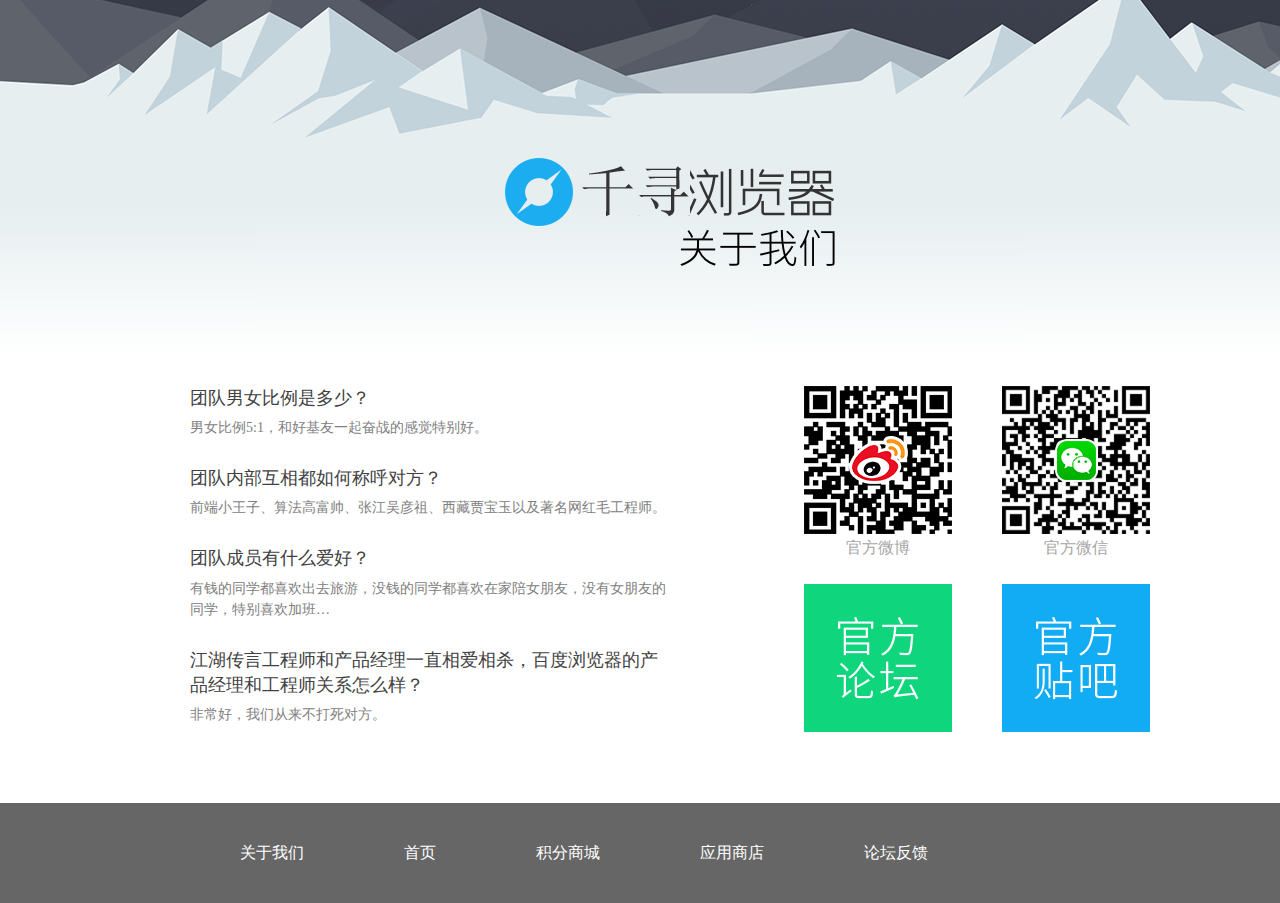
<file: about us.html>
<!DOCTYPE html>
<html lang="en">
    <head>
        <meta charset="utf-8">
        <link rel="stylesheet" href="css/style.css">
    </head>
    <body id="aboutus">
	<div class="container">
		<div class="content">
			<h1></h1>
			<dl id="about-intro">
				<dt>团队男女比例是多少？</dt>
				<dd>男女比例5:1，和好基友一起奋战的感觉特别好。</dd>
				<dt>团队内部互相都如何称呼对方？</dt>
				<dd>前端小王子、算法高富帅、张江吴彦祖、西藏贾宝玉以及著名网红毛工程师。</dd>
				<dt>团队成员有什么爱好？</dt>
				<dd>有钱的同学都喜欢出去旅游，没钱的同学都喜欢在家陪女朋友，没有女朋友的同学，特别喜欢加班…</dd>
				<dt>江湖传言工程师和产品经理一直相爱相杀，百度浏览器的产品经理和工程师关系怎么样？</dt>
				<dd>非常好，我们从来不打死对方。</dd>
			</dl>
			<ul id="about-contacts">
				<li class="about-contact-1"><img src="images/icon-weibo.png" alt="" class="about-contact-icon"><span class="about-contact-name">官方微博</span></li>
				<li class="about-contact-2"><img src="images/icon-weixin.png" alt="" class="about-contact-icon"><span class="about-contact-name">官方微信</span></li>
				<li class="about-contact-3"><img src="images/icon-lun.png" alt="" class="about-contact-icon"></li>
				<li class="about-contact-4"><img src="images/icon-tie.png" alt="" class="about-contact-icon"></li>
			</ul>
		</div>
	</div>
	<div class="foyter">
    				<ul>
    					<li><a href="about us.html">关于我们</a></li>
    					<li><a href="new index.html">首页</a></li>
    					<li><a href="myji.html">积分商城</a></li>
    					<li><a href="#">应用商店</a></li>
    					<li><a href="#">论坛反馈</a></li>
    				</ul>
    			</div>
    </body>
</html>
</file>
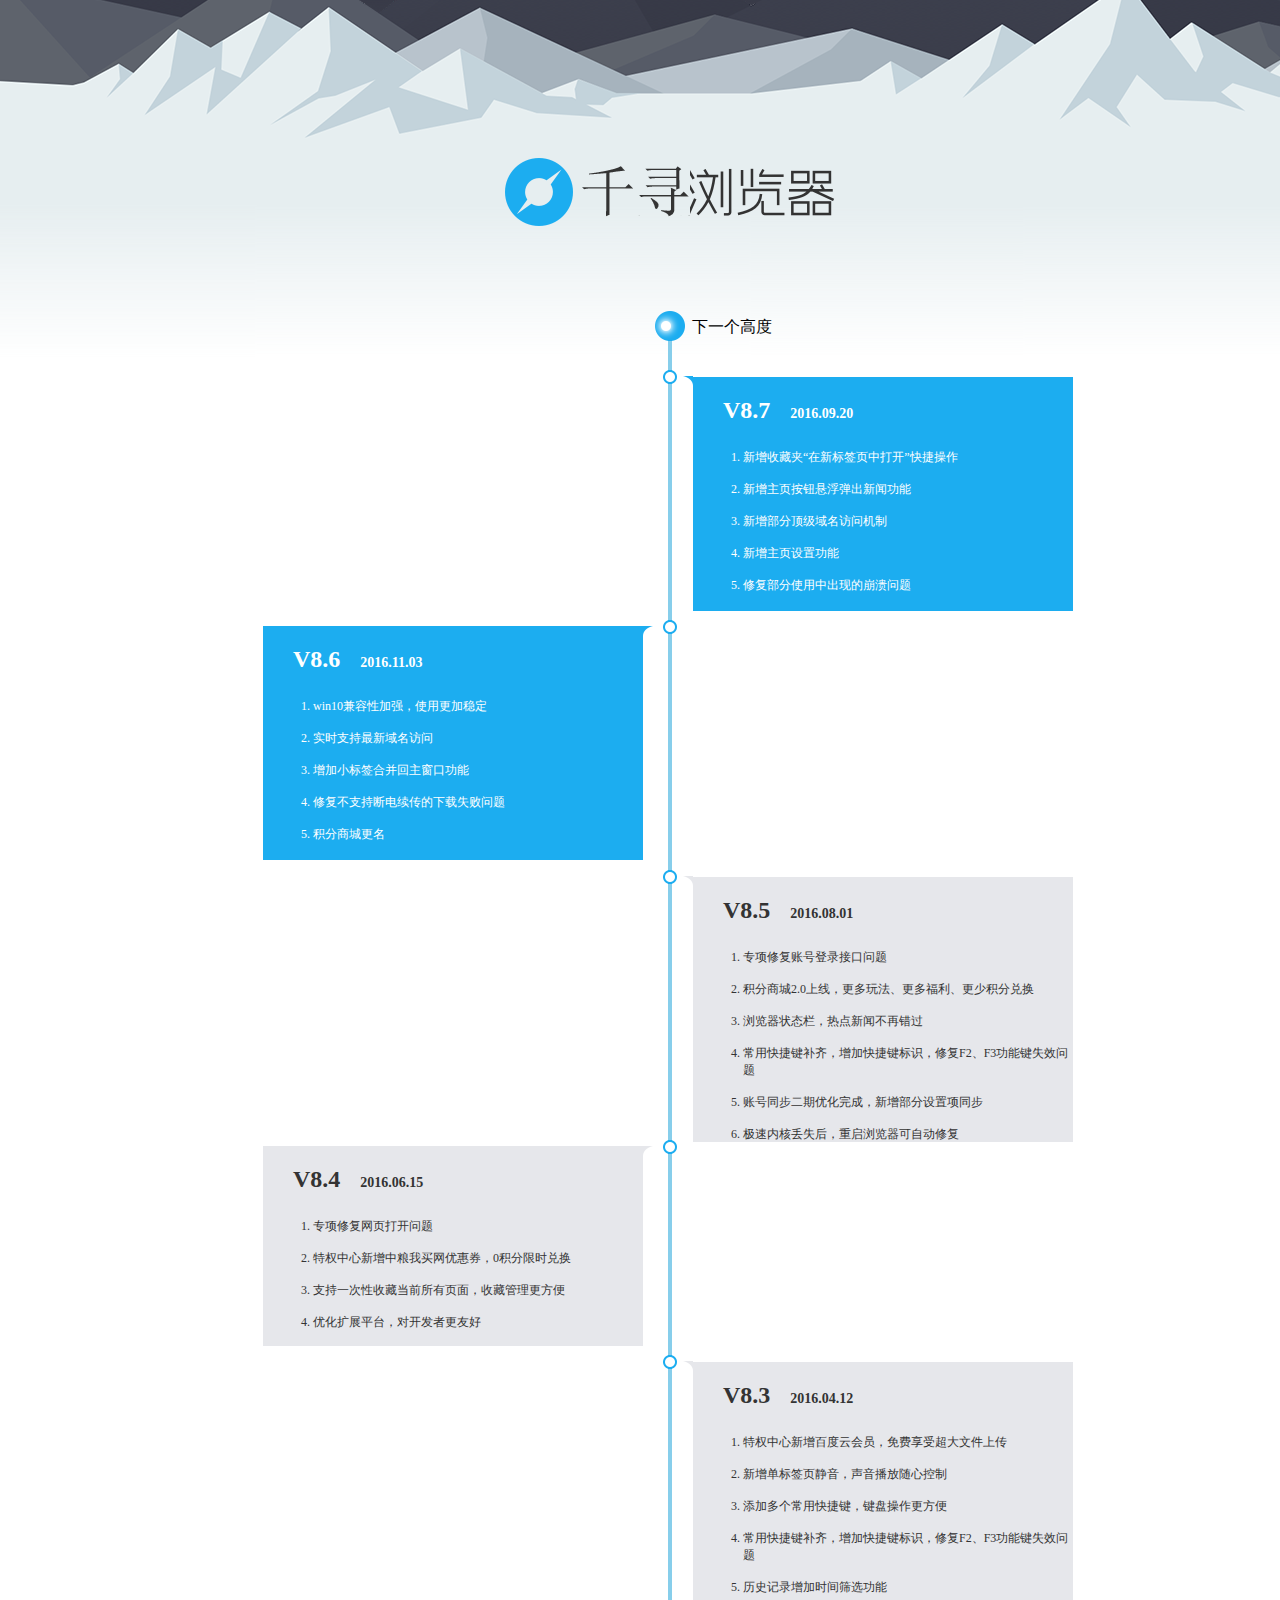
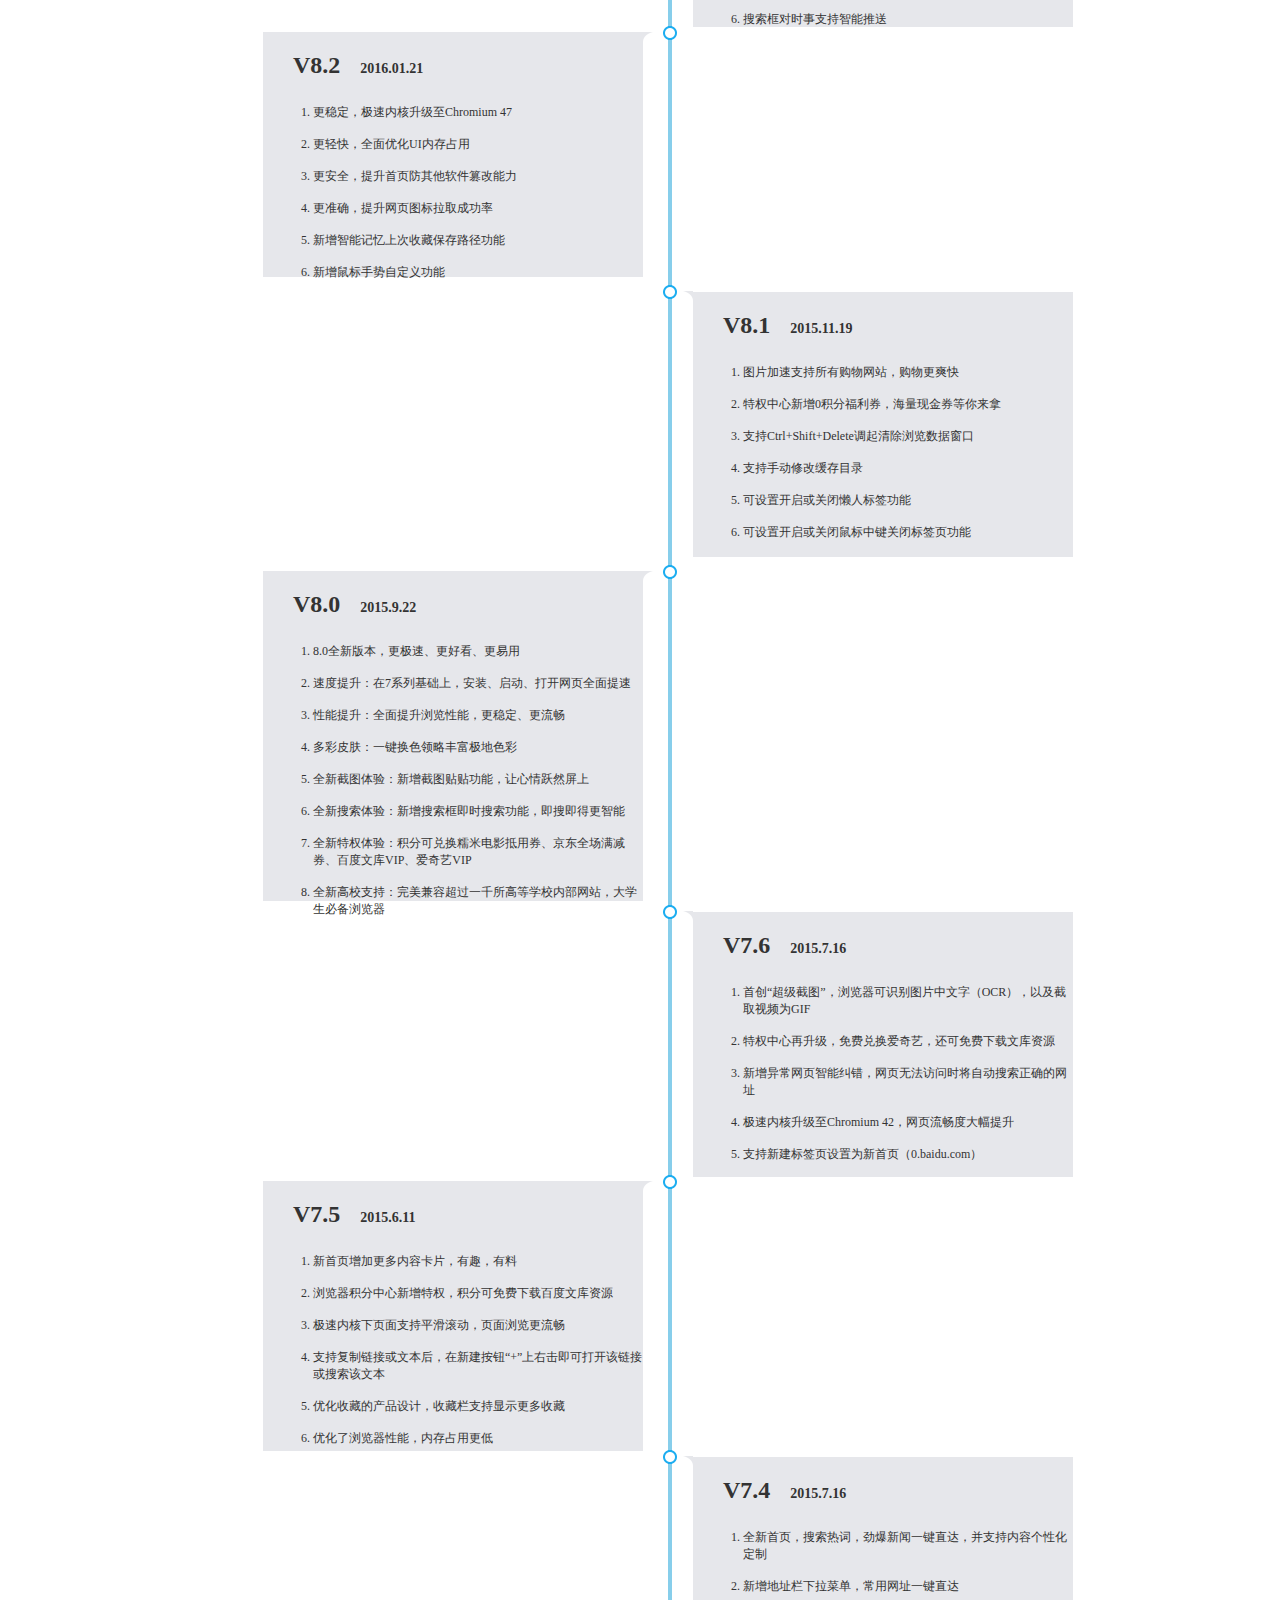
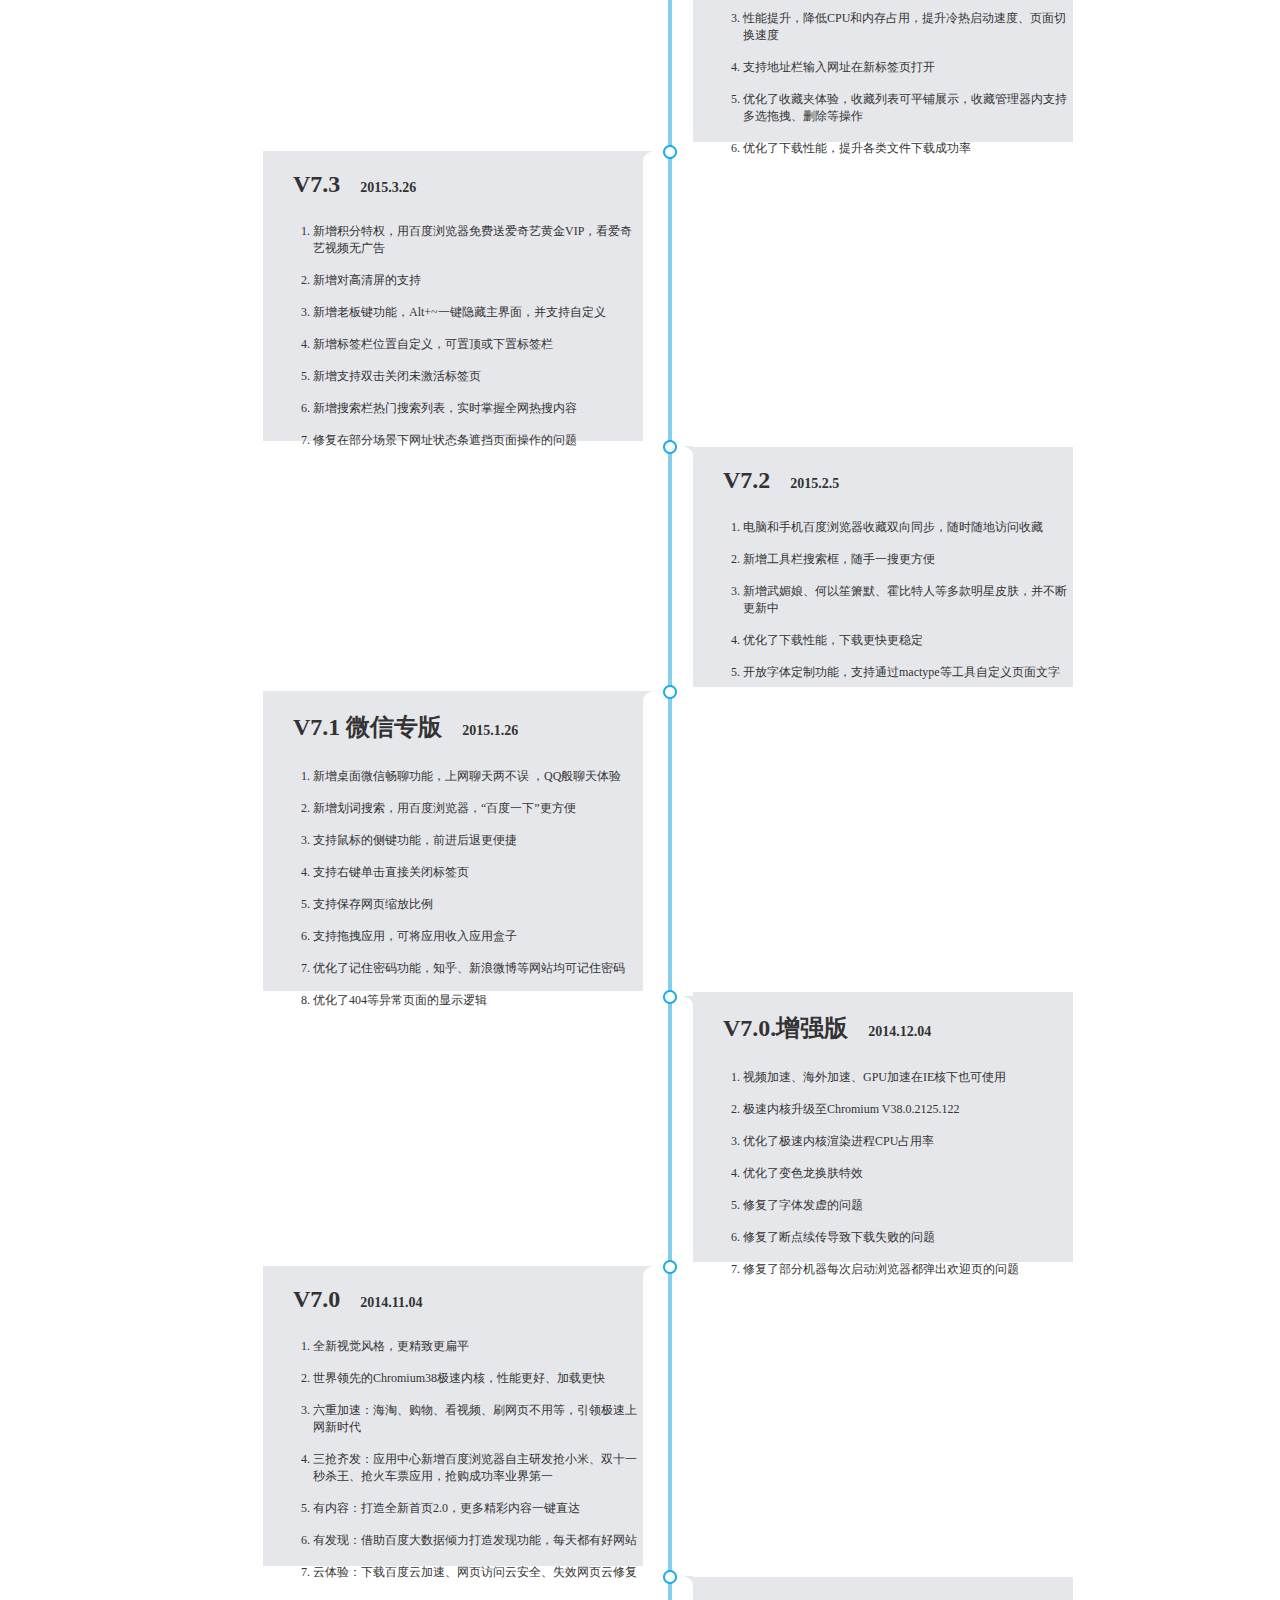
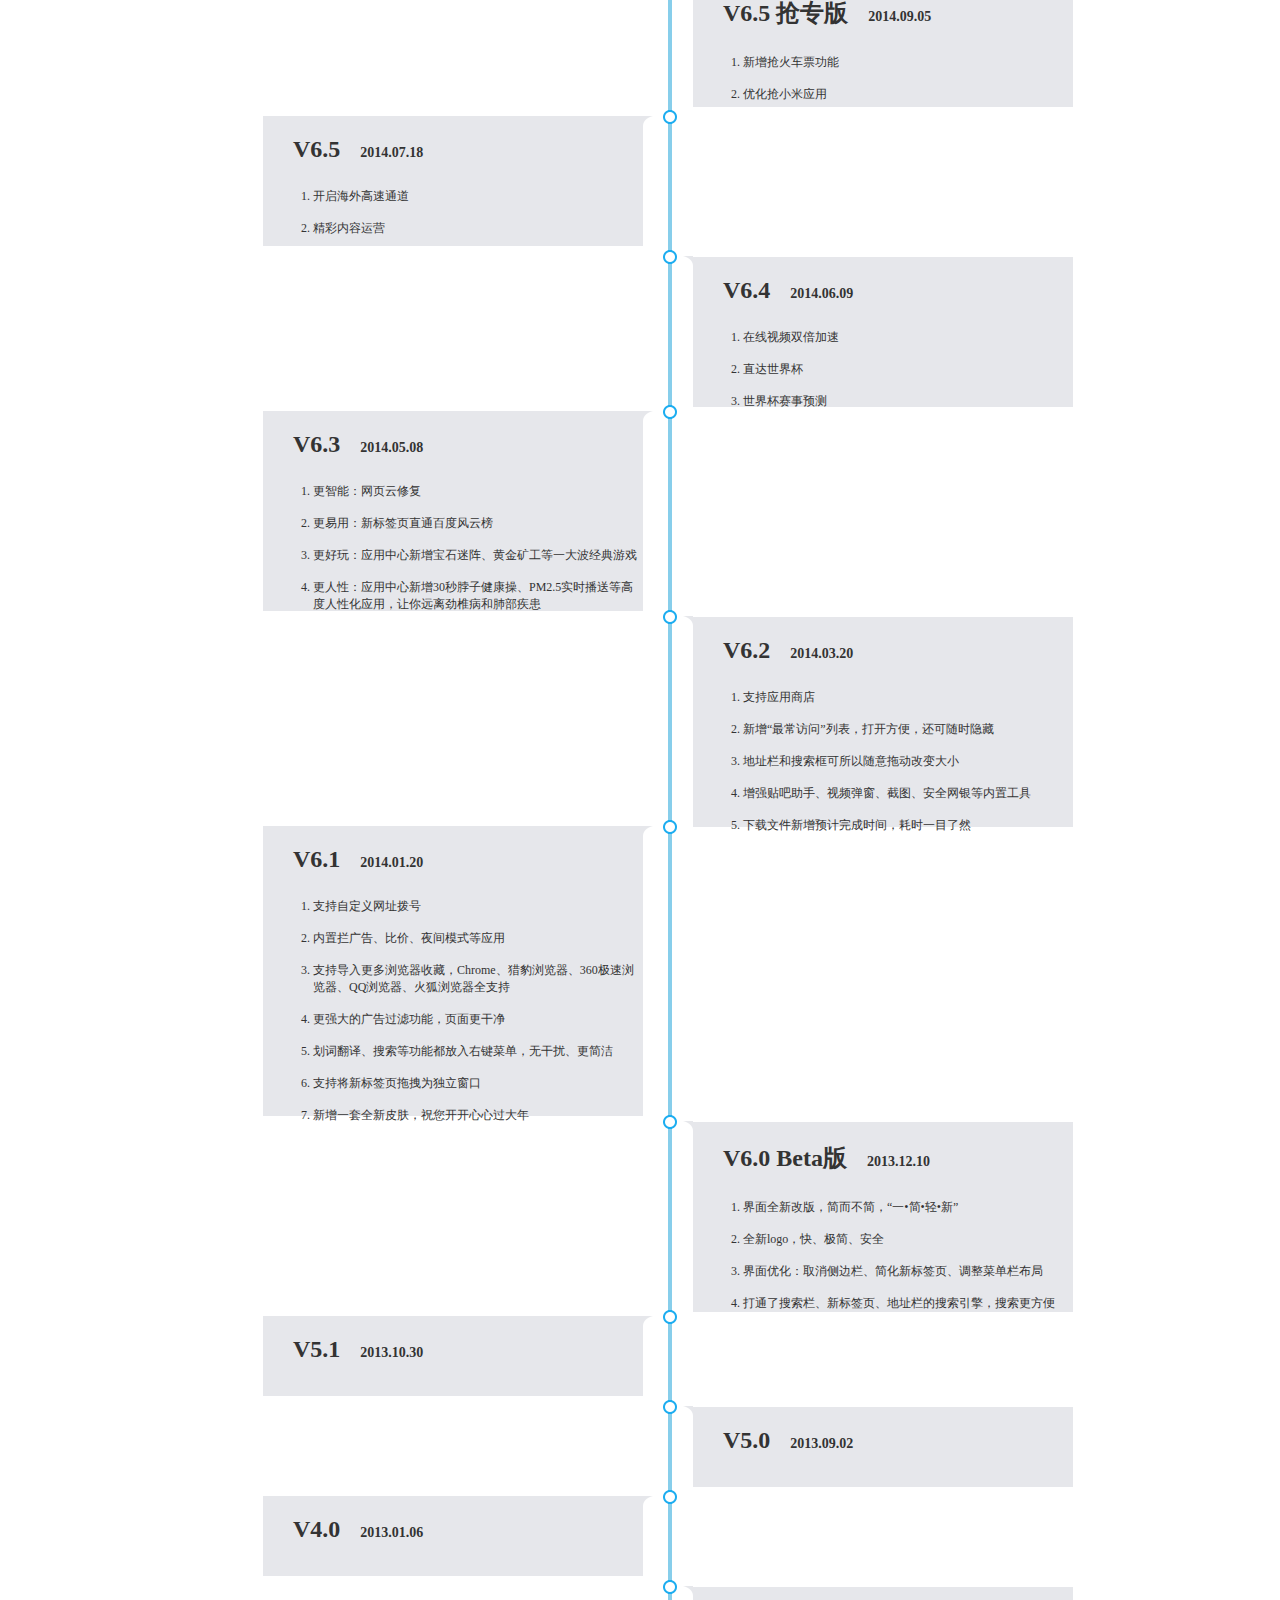
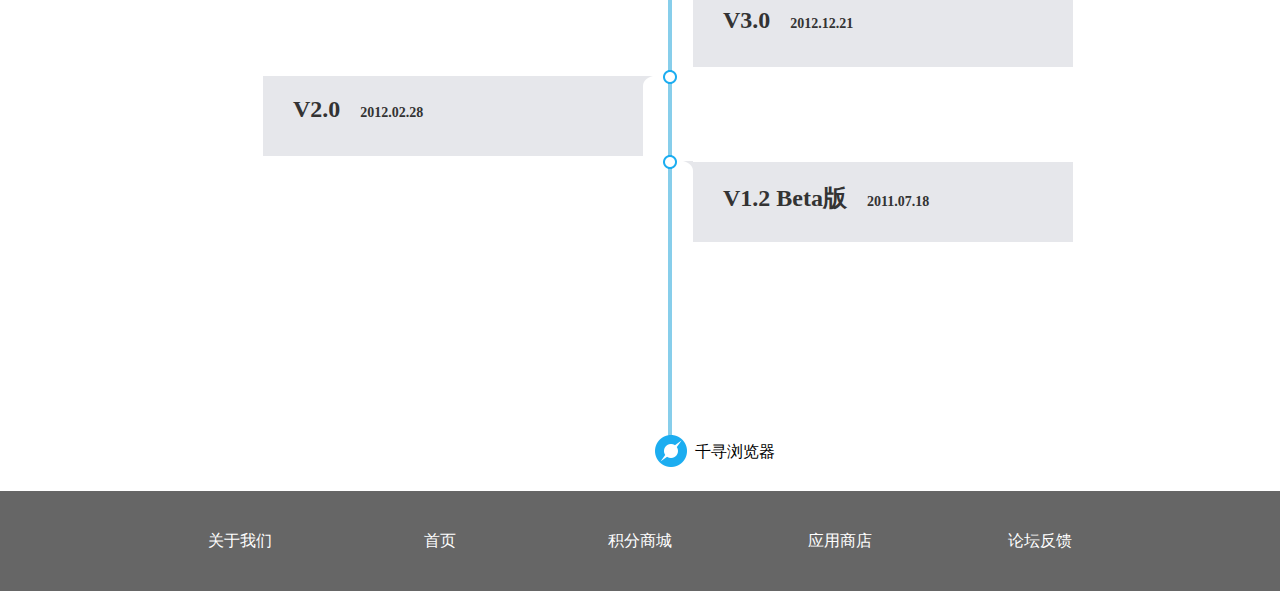
<file: riji.html>
<!DOCTYPE html>
<html lang="en">
    <head>
        <meta charset="utf-8">
        <link rel="stylesheet" href="css/style.css">
    </head>
    <body id="aboutus">
    <div class="container">
    	<div class="content">
    		<h1 id="logoman"></h1>
    		<div class="logbox">
    		<div class="zindex1"></div>
    		<div class="zindex2"></div>
    		<div class="new1">
    			<div class="new01"></div>
    		</div>
    		<div class="new2">
    			<div class="new02"></div>
    		</div>
    		<div class="new3">
    			<div class="new03"></div>
    		</div>
    		<div class="new4">
    			<div class="new04"></div>
    		</div>
    		<div class="new5">
    			<div class="new05"></div>
    		</div>
    		<div class="new6">
    			<div class="new06"></div>
    		</div>
    		<div class="new7">
    			<div class="new07"></div>
    		</div>
    		<div class="new8">
    			<div class="new08"></div>
    		</div>
    		<div class="new9">
    			<div class="new09"></div>
    		</div>
    		<div class="new10">
    			<div class="new010"></div>
    		</div>
    		<div class="new11">
    			<div class="new011"></div>
    		</div>
    		<div class="new12">
    			<div class="new012"></div>
    		</div>
    		<div class="new13">
    			<div class="new013"></div>
    		</div>
    		<div class="new14">
    			<div class="new014"></div>
    		</div>
    		<div class="new15">
    			<div class="new015"></div>
    		</div>
    		<div class="new16">
    			<div class="new016"></div>
    		</div>
    		<div class="new17">
    			<div class="new017"></div>
    		</div>
    		<div class="new18">
    			<div class="new018"></div>
    		</div>
    		<div class="new19">
    			<div class="new019"></div>
    		</div>
    		<div class="new20">
    			<div class="new020"></div>
    		</div>
    		<div class="new21">
    			<div class="new021"></div>
    		</div>
    		<div class="new22">
    			<div class="new022"></div>
    		</div>
    		<div class="new23">
    			<div class="new023"></div>
    		</div>
    		<div class="new24">
    			<div class="new024"></div>
    		</div>
    		<div class="new25">
    			<div class="new025"></div>
    		</div>
    		<div class="new26">
    			<div class="new026"></div>
    		</div>
    		<div class="new27">
    			<div class="new027"></div>
    		</div>
    		<div class="new28">
    			<div class="new028"></div>
    		</div>
    		<div class="new29">
    			<div class="new029"></div>
    		</div>
    			<span class="xiahei">下一个高度</span>
    			<div class="logleft">
    				<div class="logleft1">
    					<h2>V8.6<p>2016.11.03</p></h2>
    					<ol>
    						<li>win10兼容性加强，使用更加稳定</li>
    						<li>实时支持最新域名访问</li>
    						<li>增加小标签合并回主窗口功能</li>
    						<li>修复不支持断电续传的下载失败问题</li>
    						<li>积分商城更名</li>
    					</ol>
    				</div>
					<div class="logleft2">
    					<h2>V8.4<p>2016.06.15</p></h2>
    					<ol>
    						<li>专项修复网页打开问题</li>
    						<li>特权中心新增中粮我买网优惠券，0积分限时兑换</li>
    						<li>支持一次性收藏当前所有页面，收藏管理更方便</li>
    						<li>优化扩展平台，对开发者更友好</li>
    					</ol>
    				</div>
    				<div class="logleft3">
    					<h2>V8.2<p>2016.01.21</p></h2>
    					<ol>
    						<li>更稳定，极速内核升级至Chromium 47</li>
    						<li>更轻快，全面优化UI内存占用</li>
    						<li>更安全，提升首页防其他软件篡改能力</li>
    						<li>更准确，提升网页图标拉取成功率</li>
    						<li>新增智能记忆上次收藏保存路径功能</li>
    						<li>新增鼠标手势自定义功能</li>
    					</ol>
    				</div>
    				<div class="logleft4">
    					<h2>V8.0<p>2015.9.22</p></h2>
    					<ol>
    						<li>8.0全新版本，更极速、更好看、更易用</li>
    						<li>速度提升：在7系列基础上，安装、启动、打开网页全面提速</li>
    						<li>性能提升：全面提升浏览性能，更稳定、更流畅</li>
    						<li>多彩皮肤：一键换色领略丰富极地色彩</li>
    						<li>全新截图体验：新增截图贴贴功能，让心情跃然屏上</li>
    						<li>全新搜索体验：新增搜索框即时搜索功能，即搜即得更智能</li>
    						<li>全新特权体验：积分可兑换糯米电影抵用券、京东全场满减券、百度文库VIP、爱奇艺VIP</li>
    						<li>全新高校支持：完美兼容超过一千所高等学校内部网站，大学生必备浏览器</li>
    					</ol>
    				</div>
    				<div class="logleft5">
    					<h2>V7.5<p>2015.6.11</p></h2>
    					<ol>
    						<li>新首页增加更多内容卡片，有趣，有料</li>
    						<li>浏览器积分中心新增特权，积分可免费下载百度文库资源</li>
    						<li>极速内核下页面支持平滑滚动，页面浏览更流畅</li>
    						<li>支持复制链接或文本后，在新建按钮“+”上右击即可打开该链接或搜索该文本</li>
    						<li>优化收藏的产品设计，收藏栏支持显示更多收藏</li>
    						<li>优化了浏览器性能，内存占用更低</li>
    					</ol>
    				</div>
    				<div class="logleft6">
    					<h2>V7.3<p>2015.3.26</p></h2>
    					<ol>
    						<li>新增积分特权，用百度浏览器免费送爱奇艺黄金VIP，看爱奇艺视频无广告</li>
    						<li>新增对高清屏的支持</li>
    						<li>新增老板键功能，Alt+~一键隐藏主界面，并支持自定义</li>
    						<li>新增标签栏位置自定义，可置顶或下置标签栏</li>
    						<li>新增支持双击关闭未激活标签页</li>
    						<li>新增搜索栏热门搜索列表，实时掌握全网热搜内容</li>
    						<li>修复在部分场景下网址状态条遮挡页面操作的问题</li>
    					</ol>
    				</div>
    				<div class="logleft7">
    					<h2>V7.1 微信专版<p>2015.1.26</p></h2>
    					<ol>
    						<li>新增桌面微信畅聊功能，上网聊天两不误 ，QQ般聊天体验</li>
    						<li>新增划词搜索，用百度浏览器，“百度一下”更方便</li>
    						<li>支持鼠标的侧键功能，前进后退更便捷</li>
    						<li>支持右键单击直接关闭标签页</li>
    						<li>支持保存网页缩放比例</li>
    						<li>支持拖拽应用，可将应用收入应用盒子</li>
    						<li>优化了记住密码功能，知乎、新浪微博等网站均可记住密码</li>
    						<li>优化了404等异常页面的显示逻辑</li>
    					</ol>
    				</div>
    				<div class="logleft8">
    					<h2>V7.0<p>2014.11.04</p></h2>
    					<ol>
    						<li>全新视觉风格，更精致更扁平</li>
    						<li>世界领先的Chromium38极速内核，性能更好、加载更快</li>
    						<li>六重加速：海淘、购物、看视频、刷网页不用等，引领极速上网新时代</li>
    						<li>三抢齐发：应用中心新增百度浏览器自主研发抢小米、双十一秒杀王、抢火车票应用，抢购成功率业界第一</li>
    						<li>有内容：打造全新首页2.0，更多精彩内容一键直达</li>
    						<li>有发现：借助百度大数据倾力打造发现功能，每天都有好网站</li>
    						<li>云体验：下载百度云加速、网页访问云安全、失效网页云修复</li>
    					</ol>
    				</div>
    				<div class="logleft9">
    					<h2>V6.5<p>2014.07.18</p></h2>
    					<ol>
    						<li>开启海外高速通道</li>
    						<li>精彩内容运营</li>
    					</ol>
    				</div>
    				<div class="logleft10">
    					<h2>V6.3<p>2014.05.08</p></h2>
    					<ol>
    						<li>更智能：网页云修复</li>
    						<li>更易用：新标签页直通百度风云榜</li>
    						<li>更好玩：应用中心新增宝石迷阵、黄金矿工等一大波经典游戏</li>
    						<li>更人性：应用中心新增30秒脖子健康操、PM2.5实时播送等高度人性化应用，让你远离劲椎病和肺部疾患</li>
    					</ol>
    				</div>
    				<div class="logleft11">
    					<h2>V6.1<p>2014.01.20</p></h2>
    					<ol>
    						<li>支持自定义网址拨号</li>
    						<li>内置拦广告、比价、夜间模式等应用</li>
    						<li>支持导入更多浏览器收藏，Chrome、猎豹浏览器、360极速浏览器、QQ浏览器、火狐浏览器全支持</li>
    						<li>更强大的广告过滤功能，页面更干净</li>
    						<li>划词翻译、搜索等功能都放入右键菜单，无干扰、更简洁</li>
    						<li>支持将新标签页拖拽为独立窗口</li>
    						<li>新增一套全新皮肤，祝您开开心心过大年</li>
    					</ol>
    				</div>
    				<div class="logleft12">
    					<h2>V5.1<p>2013.10.30</p></h2>
    					
    				</div>
    				<div class="logleft13">
    					<h2>V4.0<p>2013.01.06</p></h2>
    				</div>
    				<div class="logleft14">
    					<h2>V2.0<p>2012.02.28</p></h2>
    				</div>
    			</div>
    			<div class="logright">
    				<div class="logright1">
    					<h2>V8.7<p>2016.09.20</p></h2>
    					<ol>
    						<li>新增收藏夹“在新标签页中打开”快捷操作</li>
    						<li>新增主页按钮悬浮弹出新闻功能</li>
    						<li>新增部分顶级域名访问机制</li>
    						<li>新增主页设置功能</li>
    						<li>修复部分使用中出现的崩溃问题</li>
    					</ol>
    				</div>
    				<div class="logright2">
    					<h2>V8.5<p>2016.08.01</p></h2>
    					<ol>
    						<li>专项修复账号登录接口问题</li>
    						<li>积分商城2.0上线，更多玩法、更多福利、更少积分兑换</li>
    						<li>浏览器状态栏，热点新闻不再错过</li>
    						<li>常用快捷键补齐，增加快捷键标识，修复F2、F3功能键失效问题</li>
    						<li>账号同步二期优化完成，新增部分设置项同步</li>
    						<li>极速内核丢失后，重启浏览器可自动修复</li>
    					</ol>
    				</div>
    				<div class="logright3">
    					<h2>V8.3<p>2016.04.12</p></h2>
    					<ol>
    						<li>特权中心新增百度云会员，免费享受超大文件上传</li>
    						<li>新增单标签页静音，声音播放随心控制</li>
    						<li>添加多个常用快捷键，键盘操作更方便</li>
    						<li>常用快捷键补齐，增加快捷键标识，修复F2、F3功能键失效问题</li>
    						<li>历史记录增加时间筛选功能</li>
    						<li>搜索框对时事支持智能推送</li>
    					</ol>
    				</div>
    				<div class="logright4">
    					<h2>V8.1<p>2015.11.19</p></h2>
    					<ol>
    						<li>图片加速支持所有购物网站，购物更爽快</li>
    						<li>特权中心新增0积分福利券，海量现金券等你来拿</li>
    						<li>支持Ctrl+Shift+Delete调起清除浏览数据窗口</li>
    						<li>支持手动修改缓存目录</li>
    						<li>可设置开启或关闭懒人标签功能</li>
    						<li>可设置开启或关闭鼠标中键关闭标签页功能</li>
    					</ol>
    				</div>
    				<div class="logright5">
    					<h2>V7.6<p>2015.7.16</p></h2>
    					<ol>
    						<li>首创“超级截图”，浏览器可识别图片中文字（OCR），以及截取视频为GIF</li>
    						<li>特权中心再升级，免费兑换爱奇艺，还可免费下载文库资源</li>
    						<li>新增异常网页智能纠错，网页无法访问时将自动搜索正确的网址</li>
    						<li>极速内核升级至Chromium 42，网页流畅度大幅提升</li>
    						<li>支持新建标签页设置为新首页（0.baidu.com）</li>
    					</ol>
    				</div>
    				<div class="logright6">
    					<h2>V7.4<p>2015.7.16</p></h2>
    					<ol>
    						<li>全新首页，搜索热词，劲爆新闻一键直达，并支持内容个性化定制</li>
    						<li>新增地址栏下拉菜单，常用网址一键直达</li>
    						<li>性能提升，降低CPU和内存占用，提升冷热启动速度、页面切换速度</li>
    						<li>支持地址栏输入网址在新标签页打开</li>
    						<li>优化了收藏夹体验，收藏列表可平铺展示，收藏管理器内支持多选拖拽、删除等操作</li>
    						<li>优化了下载性能，提升各类文件下载成功率</li>
    					</ol>
    				</div>
    				<div class="logright7">
    					<h2>V7.2<p>2015.2.5</p></h2>
    					<ol>
    						<li>电脑和手机百度浏览器收藏双向同步，随时随地访问收藏</li>
    						<li>新增工具栏搜索框，随手一搜更方便</li>
    						<li>新增武媚娘、何以笙箫默、霍比特人等多款明星皮肤，并不断更新中</li>
    						<li>优化了下载性能，下载更快更稳定</li>
    						<li>开放字体定制功能，支持通过mactype等工具自定义页面文字</li>
    					</ol>
    				</div>
    				<div class="logright8">
    					<h2>V7.0.增强版<p>2014.12.04</p></h2>
    					<ol>
    						<li>视频加速、海外加速、GPU加速在IE核下也可使用</li>
    						<li>极速内核升级至Chromium V38.0.2125.122</li>
    						<li>优化了极速内核渲染进程CPU占用率</li>
    						<li>优化了变色龙换肤特效</li>
    						<li>修复了字体发虚的问题</li>
    						<li>修复了断点续传导致下载失败的问题</li>
    						<li>修复了部分机器每次启动浏览器都弹出欢迎页的问题</li>
    					</ol>
    				</div>
    				<div class="logright9">
    					<h2>V6.5 抢专版<p>2014.09.05</p></h2>
    					<ol>
    						<li>新增抢火车票功能</li>
    						<li>优化抢小米应用</li>
    					</ol>
    				</div>
    				<div class="logright10">
    					<h2>V6.4<p>2014.06.09</p></h2>
    					<ol>
    						<li>在线视频双倍加速</li>
    						<li>直达世界杯</li>
    						<li>世界杯赛事预测</li>
    					</ol>
    				</div>
    				<div class="logright11">
    					<h2>V6.2<p>2014.03.20</p></h2>
    					<ol>
    						<li>支持应用商店</li>
    						<li>新增“最常访问”列表，打开方便，还可随时隐藏</li>
    						<li>地址栏和搜索框可所以随意拖动改变大小</li>
    						<li>增强贴吧助手、视频弹窗、截图、安全网银等内置工具</li>
    						<li>下载文件新增预计完成时间，耗时一目了然</li>
    					</ol>
    				</div>
    				<div class="logright12">
    					<h2>V6.0 Beta版<p>2013.12.10</p></h2>
    					<ol>
    						<li>界面全新改版，简而不简，“一•简•轻•新”</li>
    						<li>全新logo，快、极简、安全</li>
    						<li>界面优化：取消侧边栏、简化新标签页、调整菜单栏布局</li>
    						<li>打通了搜索栏、新标签页、地址栏的搜索引擎，搜索更方便</li>
    					</ol>
    				</div>
    				<div class="logright13">
    					<h2>V5.0<p>2013.09.02</p></h2>
    				</div>
    				<div class="logright14">
    					<h2>V3.0<p>2012.12.21</p></h2>
    				</div>
    				<div class="logright15">
    					<h2>V1.2 Beta版<p>2011.07.18</p></h2>
    				</div>
    			</div>
    			<div class="logend">
    				<span id="logendicon"></span>
    				<span class="logendtext">千寻浏览器</span>
    			</div>
    			
    		</div>
    		</div>
    		</div>
    		<div class="foter">
    				<ul>
    					<li><a href="about us.html">关于我们</a></li>
    					<li><a href="new index.html">首页</a></li>
    					<li><a href="myji.html">积分商城</a></li>
    					<li><a href="#">应用商店</a></li>
    					<li><a href="#">论坛反馈</a></li>
    				</ul>
    			</div>
    </body>
</html>
</file>
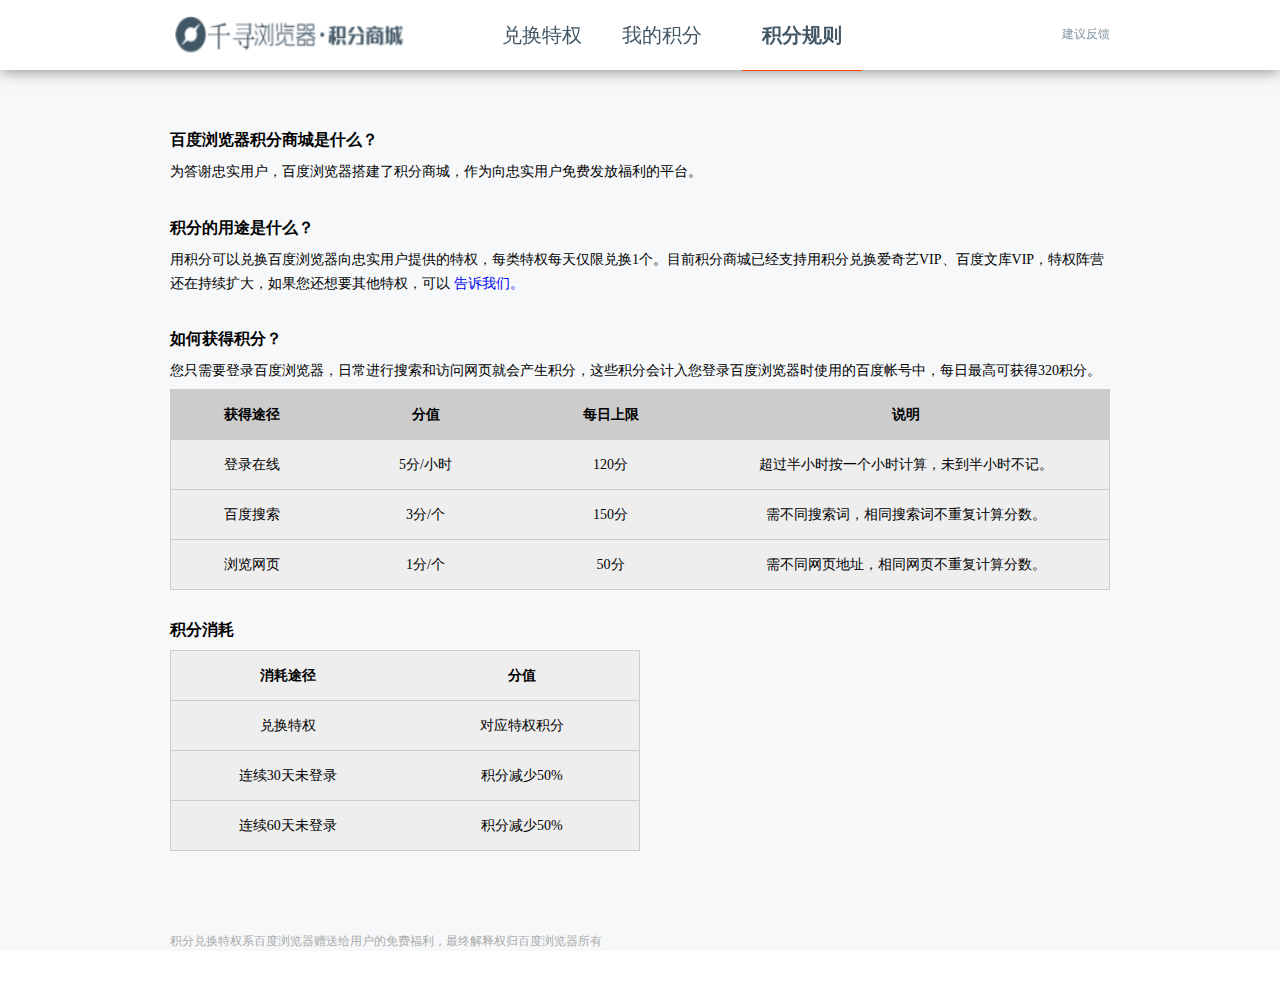
<file: rule.html>
<!DOCTYPE html>
<html lang="en">
    <head>
        <meta charset="utf-8">
        <style>
        *{
        	margin: 0;
        	padding: 0;
            list-style: none;
            text-decoration: none;
            font-family:"微软雅黑";

        }

        .pager{
        	width: 100%;
            background: #f6f8fa;
            position: relative;
        }
        .nav{
        	width: 100%;
        	height: 70px;
        	margin-bottom: 10px;
        	background: #fff;
        	box-shadow: 0 0 15px rgba(0, 0, 0, 0.5);
        	position: fixed;
        }
        	.one{
        		text-align: center;
        		line-height: 49px;
        		border: 1px solid #ccc;
        		border-collapse: collapse;
                margin-top: 6px;
        	}
        	.one tbody{
        		background: #eee;
        	}
        	.one tr{
        		border: 1px solid #ccc;
        		
        	}
        	.one thead{
        		background: #ccc;
        	}
        	.two{
        		text-align: center;
        		line-height: 49px;
        		border: 1px solid #ccc;
        		border-collapse: collapse;
        	}
        	.two tr{
        		background: #eee;
        		border: 1px solid #ccc;
        	}
        	.two tbody{
        		background: #eee;
        	}
        	.two thead{
        		background: #ccc;
        	}
        	.container{
        		width: 940px;
        		margin: auto;
        	}
            .nav .logo{
                float: left;
                height: 70px;
                margin-right: 40px;
            }
            .a{
                text-decoration: none;
            }
            .nav .logo img{
                background: url('images/logo11.png') no-repeat;
                position: relative;
                top: 0px;
                width: 242px;
                height: 70px;
                text-indent: -100em;
                overflow-x: hidden;
            }
            .nav-side{
                float: right;
                overflow: hidden;
            }
            .nav-item{
                float: left;
                height: 68px;
            }
            .link{
                height: 68px;
                line-height: 68px;
                text-align: center;
                font-size: 12px;
                color: #8596a2;
            }
            #nave{
                /* overflow: hidden; */
                float: left;
                margin-left: 50px;
            }
            #nave li{
                float: left;
                width: 120px;
                height: 70px;
            }
            #nave li a{
                height: 70px;
                line-height: 70px;
                text-align: center;
                font-size: 20px;
                color: #425766;
            }
            .i1{
                height: 68px;
                overflow: hidden;
                text-align: center;
                border-bottom: 1px solid #ff4500;
            }
            .i1 a{
                font-weight: 700;
                color: #ff4500;
            }
            .content{
                width: 940px;
                margin: auto;
            }
            .rule{
                padding-top: 130px;
                font-size: 14px;
            }
            .rule-section{
                margin-bottom: 40px;
            }
            .rule-section h2{
                margin-bottom: 9px;
                font-size: 16px;
                font-weight: 700;
            }
            .rule-section p{
                line-height: 1.7;
            }
            .notes{
                font-size: 12px;
                color: #aaabab;
            }
        </style>
    </head>
    <body>
    <div class="pager">
    	<div class="nav">
    		<div class="container">
    			<a href="#" class="logo">
    				<img src="images/logo11.png" alt="">
    			</a>
                <ul class="nav-side">
                    <li class="nav-item">
                        <a href="#" class="link" target="_blank">建议反馈</a>
                    </li>
                </ul>
                <ul id="nave">
                    <li><a href="tequan.html">兑换特权</a></li>
                    <li><a href="myji.html">我的积分</a></li>
                    <li class="i1"><a href="rule.html">积分规则</a></li>
                </ul>
    		</div>
    	</div>
        <div class="content">
            <div class="rule">
                <div class="rule-section" style="height: 48px">
                    <h2>百度浏览器积分商城是什么？</h2>
                    <div class="r-s-c">
                        <p>为答谢忠实用户，百度浏览器搭建了积分商城，作为向忠实用户免费发放福利的平台。</p>
                    </div>
                </div>
                <div class="rule-section"  style="height: 71px">
                    <h2>积分的用途是什么？</h2>
                    <div class="r-s-c">
                    <p>
                        用积分可以兑换百度浏览器向忠实用户提供的特权，每类特权每天仅限兑换1个。目前积分商城已经支持用积分兑换爱奇艺VIP、百度文库VIP，特权阵营还在持续扩大，如果您还想要其他特权，可以
                        <a href="#" target="_blank">告诉我们。</a>
                    </p>
                    </div>
                </div>
                <div class="rule-section"  style="height: 251px">
                    <h2>
                        如何获得积分？
                    </h2>
                    <div class="r-s-c">
                    <p>
                        您只需要登录百度浏览器，日常进行搜索和访问网页就会产生积分，这些积分会计入您登录百度浏览器时使用的百度帐号中，每日最高可获得320积分。
                    </p>
                    <div class="bbe">
                         <table class="one" width="100%">
        <thead>
            <tr>
                <th width="162px">获得途径</th>
                <th width="185px">分值</th>
                <th width="185px">每日上限</th>
                <th width="406px">说明</th>
            </tr>
        </thead>
        <tbody>
            <tr>
                <td>登录在线</td>
                <td>5分/小时</td>
                <td>120分</td>
                <td>超过半小时按一个小时计算，未到半小时不记。</td>
            </tr>
            <tr>
                <td>百度搜索</td>
                <td>3分/个</td>
                <td>150分</td>
                <td>需不同搜索词，相同搜索词不重复计算分数。</td>
            </tr>
            <tr>
                <td>浏览网页</td>
                <td>1分/个</td>
                <td>50分</td>
                <td>需不同网页地址，相同网页不重复计算分数。</td>
            </tr>
        </tbody>
    </table>
                    </div>
                    </div>
                </div>
                <div class="rule-section"  style="height: 271px">
                    <h2>积分消耗</h2>
                    <div class="r-s-c">
                        <table class="two" width="50%">
        <thead>
            <tr>
                <th width="234px">消耗途径</th>
                <th width="235px">分值</th>
            </tr>
        </thead>
        <tbody>
            <tr>
                <td>兑换特权</td>
                <td>对应特权积分</td>
            </tr>
            <tr>
                <td>连续30天未登录</td>
                <td>积分减少50%</td>
            </tr>
            <tr>
                <td>连续60天未登录</td>
                <td>积分减少50%</td>
            </tr>
        </tbody>
    </table>
                    </div>
                </div>
                <div class="rule-section"  style="height: 20px">
                    <p class="notes">积分兑换特权系百度浏览器赠送给用户的免费福利，最终解释权归百度浏览器所有</p>
                </div>
            </div>

        </div>
    </div> 
    </body>
</html>
</file>
<file: css/style.css>
/*
* @Author: Lenovo
* @Date:   2017-07-24 18:38:42
* @Last Modified by:   Lenovo
* @Last Modified time: 2017-08-14 11:29:45
*/
*{
	margin: 0;
	padding: 0;
	/* list-style: none; */
	text-decoration: none;
	font-family:"微软雅黑";

}
#aboutus{
	background: url('../images/bg.png') repeat-x;
}
.container{
	width: 100%;
	position: relative;
}
.content{
	width: 1000px;
	margin: 0 auto;
	padding: 156px 0 150px;
	overflow: hidden;
	position:relative;
}
.content h1{
	background: url(../images/alogo.png) no-repeat;
	background-position:0px -110px;
	width: 330px;
	height: 230px;
	margin: -130px auto 0px;
	margin-top:0px;
}
#about-intro{
	width: 480px;
	padding-left: 20px;
	float: left;
}
#about-intro dt{
	margin-bottom: 6px;
	font-size: 18px;
	line-height: 1.4;
	color: #414141;
}
#about-intro dd{
	margin-bottom: 28px;
	font-size: 14px;
	line-height: 1.5;
	color: #808080;
}
#about-contacts{
	width: 346px;
	padding-right: 20px;
	float: right;
	list-style:none;
}
#about-contacts li{
	width: 148px;
	float: left;
	text-align: center;
}
#about-contacts .about-contact-1,#about-contacts .about-contact-2{
	margin-bottom: 25px;
}
#about-contacts .about-contact-1,#about-contacts .about-contact-3{
	margin-right: 50px;
}
.about-contact-name{
	font-size: 16px;
	color: #a5a5a5;
	width: 148px;
	height: 16px;
	
}
#logoman{
	height: 70px;
	background: url(../images/alogo.png) no-repeat;
	background-position: 0px -110px;
	width: 330px;
	margin: 0px auto 0px;
	overflow:hidden;
}
.zindex1{
	background:url('../images/version_bg.png');
	width:30px;
	height:30px;
	z-index: 1;
	position:relative;
	background-position:-300px -183px;
	display: inline-block;
	top: 55px;
	left:-15px;
}
.zindex2{
	background:url('../images/version_bg.png');
	width:30px;
	height:30px;
	z-index: 2;
	position:relative;
	background-position:-300px -216px;
	display: inline-block;
	top: 55px;
	left:-53px;
}
#content span{
	position:absolute;
	top: 268px;
	left:522px;
}
.logleft{
	width:498px;
	margin-top: 85px;
	float:left;
	height:6500px;
	border-right: 2px solid skyblue;
}
.logright{
	width:498px;
	margin-top: 50px;
	float:right;
	height:6500px;
	border-left: 2px solid skyblue;
}
.logbox{
	margin-top:30px;
}
.new1{
	background:url('../images/version_bg.png');
	background-position: -316px -317px;
	position:absolute;
	z-index:3;
	height:14px;
	width:14px;
	top:370px;
	left:493px;
}
.xiahei{
	top: 317px;
	left:522px;
	position:absolute;
}
.new3{
	background:url('../images/version_bg.png');
	background-position: -316px -317px;
	position:absolute;
	z-index:3;
	height:14px;
	width:14px;
	top:870px;
	left:493px;
}
.new01{
	background:url('../images/righ.png');
	width:10px;
	height:10px;
	position:absolute;
	top:6px;
	left:20px;
}
.new03{
	background:url('../images/right_gray.png');
	width:10px;
	height:10px;
	position:absolute;
	top:6px;
	left:20px;
}
.new02{
	background:url('../images/left.png');
	width:10px;
	height:10px;
	position:absolute;
	top:6px;
	left:-20px;
}
.logleft1 h2{
	color:#fff;
	margin-left:30px;
	padding-top: 20px;
	margin-bottom:10px;
	width:300px;
	display:inline-block;
}
.logright1 h2{
	color:#fff;
	margin-left:30px;
	padding-top: 20px;
	margin-bottom:10px;
	width:300px;
	display:inline-block;
}
.logright2 h2{
	color:#333;
	margin-left:30px;
	padding-top: 20px;
	margin-bottom:10px;
	width:300px;
	display:inline-block;
}
.logright1 ol li{
	margin-top:15px;
	color:#fff;
	font-size:12px;
}
.logright2 ol li{
	margin-top:15px;
	color:#333;
	font-size:12px;
}
.logleft1 ol li{
	margin-top:15px;
	color:#fff;
	font-size:12px;
}
.logright2 ol{
	margin-left: 50px;
}
.logright1 ol{
	margin-left: 50px;
}
.logleft1 ol{
	margin-left: 50px;
}
.logleft1 h2 p{
	font-size:14px;
	display:inline-block;
	padding-left:20px;
}
.logright2 h2 p{
	font-size:14px;
	display:inline-block;
	padding-left:20px;
}
.logright1 h2 p{
	font-size:14px;
	display:inline-block;
	padding-left:20px;
}
.logright1{
	width:380px;
	height:234px;
	background:#1cadf0;
	margin-left:21px;
	margin-top:37px;
}
.logright2{
	width:380px;
	height:265px;
	background:#e6e7eb;
	margin-left:21px;
	margin-top:266px;
}
.logright3{
	width:380px;
	height:265px;
	background:#e6e7eb;
	margin-left:21px;
	margin-top:220px;
}
.logright3 h2{
	color:#333;
	margin-left:30px;
	padding-top: 20px;
	margin-bottom:10px;
	width:300px;
	display:inline-block;
}
.logright3 ol{
	margin-left: 50px;
}
.logright3 h2 p{
	font-size:14px;
	display:inline-block;
	padding-left:20px;
}
.logright3 ol li{
	margin-top:15px;
	color:#333;
	font-size:12px;
}
.logright4{
	width:380px;
	height:265px;
	background:#e6e7eb;
	margin-left:21px;
	margin-top:265px;
}
.logright4 h2{
	color:#333;
	margin-left:30px;
	padding-top: 20px;
	margin-bottom:10px;
	width:300px;
	display:inline-block;
}
.logright4 ol{
	margin-left: 50px;
}
.logright4 h2 p{
	font-size:14px;
	display:inline-block;
	padding-left:20px;
}
.logright4 ol li{
	margin-top:15px;
	color:#333;
	font-size:12px;
}
.logright5{
	width:380px;
	height:265px;
	background:#e6e7eb;
	margin-left:21px;
	margin-top:355px;
}
.logright5 h2{
	color:#333;
	margin-left:30px;
	padding-top: 20px;
	margin-bottom:10px;
	width:300px;
	display:inline-block;
}
.logright5 ol{
	margin-left: 50px;
}
.logright5 h2 p{
	font-size:14px;
	display:inline-block;
	padding-left:20px;
}
.logright5 ol li{
	margin-top:15px;
	color:#333;
	font-size:12px;
}
.logright6{
	width:380px;
	height:285px;
	background:#e6e7eb;
	margin-left:21px;
	margin-top:280px;
}
.logright6 h2{
	color:#333;
	margin-left:30px;
	padding-top: 20px;
	margin-bottom:10px;
	width:300px;
	display:inline-block;
}
.logright6 ol{
	margin-left: 50px;
}
.logright6 h2 p{
	font-size:14px;
	display:inline-block;
	padding-left:20px;
}
.logright6 ol li{
	margin-top:15px;
	color:#333;
	font-size:12px;
}
.logright7{
	width:380px;
	height:240px;
	background:#e6e7eb;
	margin-left:21px;
	margin-top:305px;
}
.logright7 h2{
	color:#333;
	margin-left:30px;
	padding-top: 20px;
	margin-bottom:10px;
	width:300px;
	display:inline-block;
}
.logright7 ol{
	margin-left: 50px;
}
.logright7 h2 p{
	font-size:14px;
	display:inline-block;
	padding-left:20px;
}
.logright7 ol li{
	margin-top:15px;
	color:#333;
	font-size:12px;
}
.logright8{
	width:380px;
	height:270px;
	background:#e6e7eb;
	margin-left:21px;
	margin-top:305px;
}
.logright8 h2{
	color:#333;
	margin-left:30px;
	padding-top: 20px;
	margin-bottom:10px;
	width:300px;
	display:inline-block;
}
.logright8 ol{
	margin-left: 50px;
}
.logright8 h2 p{
	font-size:14px;
	display:inline-block;
	padding-left:20px;
}
.logright8 ol li{
	margin-top:15px;
	color:#333;
	font-size:12px;
}
.logright9{
	width:380px;
	height:130px;
	background:#e6e7eb;
	margin-left:21px;
	margin-top:315px;
}
.logright9 h2{
	color:#333;
	margin-left:30px;
	padding-top: 20px;
	margin-bottom:10px;
	width:300px;
	display:inline-block;
}
.logright9 ol{
	margin-left: 50px;
}
.logright9 h2 p{
	font-size:14px;
	display:inline-block;
	padding-left:20px;
}
.logright9 ol li{
	margin-top:15px;
	color:#333;
	font-size:12px;
}
.logright10{
	width:380px;
	height:150px;
	background:#e6e7eb;
	margin-left:21px;
	margin-top:150px;
}
.logright10 h2{
	color:#333;
	margin-left:30px;
	padding-top: 20px;
	margin-bottom:10px;
	width:300px;
	display:inline-block;
}
.logright10 ol{
	margin-left: 50px;
}
.logright10 h2 p{
	font-size:14px;
	display:inline-block;
	padding-left:20px;
}
.logright10 ol li{
	margin-top:15px;
	color:#333;
	font-size:12px;
}
.logright11{
	width:380px;
	height:210px;
	background:#e6e7eb;
	margin-left:21px;
	margin-top:210px;
}
.logright11 h2{
	color:#333;
	margin-left:30px;
	padding-top: 20px;
	margin-bottom:10px;
	width:300px;
	display:inline-block;
}
.logright11 ol{
	margin-left: 50px;
}
.logright11 h2 p{
	font-size:14px;
	display:inline-block;
	padding-left:20px;
}
.logright11 ol li{
	margin-top:15px;
	color:#333;
	font-size:12px;
}
.logright12{
	width:380px;
	height:190px;
	background:#e6e7eb;
	margin-left:21px;
	margin-top:295px;
}
.logright12 h2{
	color:#333;
	margin-left:30px;
	padding-top: 20px;
	margin-bottom:10px;
	width:300px;
	display:inline-block;
}
.logright12 ol{
	margin-left: 50px;
}
.logright12 h2 p{
	font-size:14px;
	display:inline-block;
	padding-left:20px;
}
.logright12 ol li{
	margin-top:15px;
	color:#333;
	font-size:12px;
}
.logright13{
	width:380px;
	height:80px;
	background:#e6e7eb;
	margin-left:21px;
	margin-top:95px;
}
.logright13 h2 p{
	font-size:14px;
	display:inline-block;
	padding-left:20px;
}
.logright13 h2{
	color:#333;
	margin-left:30px;
	padding-top: 20px;
	margin-bottom:10px;
	width:300px;
	display:inline-block;
}
.logright14{
	width:380px;
	height:80px;
	background:#e6e7eb;
	margin-left:21px;
	margin-top:100px;
}
.logright14 h2 p{
	font-size:14px;
	display:inline-block;
	padding-left:20px;
}
.logright14 h2{
	color:#333;
	margin-left:30px;
	padding-top: 20px;
	margin-bottom:10px;
	width:300px;
	display:inline-block;
}
.logright15{
	width:380px;
	height:80px;
	background:#e6e7eb;
	margin-left:21px;
	margin-top:95px;
}
.logright15 h2 p{
	font-size:14px;
	display:inline-block;
	padding-left:20px;
}
.logright15 h2{
	color:#333;
	margin-left:30px;
	padding-top: 20px;
	margin-bottom:10px;
	width:300px;
	display:inline-block;
}
.logleft1{
	width:380px;
	height:234px;
	background:#1cadf0;
	margin-left:93px;
	margin-top:285px;
}
.logleft2{
	width:380px;
	height:200px;
	background:#e6e7eb;
	margin-left:93px;
	margin-top:286px;
}
.logleft2 ol{
	margin-left: 50px;
}
.logleft2 h2 p{
	font-size:14px;
	display:inline-block;
	padding-left:20px;
}
.logleft2 ol li{
	margin-top:15px;
	color:#333;
	font-size:12px;
}
.logleft2 h2{
	color:#333;
	margin-left:30px;
	padding-top: 20px;
	margin-bottom:10px;
	width:300px;
	display:inline-block;
}
.logleft3{
	width:380px;
	height:245px;
	background:#e6e7eb;
	margin-left:93px;
	margin-top:286px;
}
.logleft3 ol{
	margin-left: 50px;
}
.logleft3 h2 p{
	font-size:14px;
	display:inline-block;
	padding-left:20px;
}
.logleft3 ol li{
	margin-top:15px;
	color:#333;
	font-size:12px;
}
.logleft3 h2{
	color:#333;
	margin-left:30px;
	padding-top: 20px;
	margin-bottom:10px;
	width:300px;
	display:inline-block;
}
.logleft4{
	width:380px;
	height:330px;
	background:#e6e7eb;
	margin-left:93px;
	margin-top:294px;
}
.logleft4 ol{
	margin-left: 50px;
}
.logleft4 h2 p{
	font-size:14px;
	display:inline-block;
	padding-left:20px;
}
.logleft4 ol li{
	margin-top:15px;
	color:#333;
	font-size:12px;
}
.logleft4 h2{
	color:#333;
	margin-left:30px;
	padding-top: 20px;
	margin-bottom:10px;
	width:300px;
	display:inline-block;
}
.logleft5{
	width:380px;
	height:270px;
	background:#e6e7eb;
	margin-left:93px;
	margin-top:280px;
}
.logleft5 ol{
	margin-left: 50px;
}
.logleft5 h2 p{
	font-size:14px;
	display:inline-block;
	padding-left:20px;
}
.logleft5 ol li{
	margin-top:15px;
	color:#333;
	font-size:12px;
}
.logleft5 h2{
	color:#333;
	margin-left:30px;
	padding-top: 20px;
	margin-bottom:10px;
	width:300px;
	display:inline-block;
}
.logleft6{
	width:380px;
	height:290px;
	background:#e6e7eb;
	margin-left:93px;
	margin-top:300px;
}
.logleft6 ol{
	margin-left: 50px;
}
.logleft6 h2 p{
	font-size:14px;
	display:inline-block;
	padding-left:20px;
}
.logleft6 ol li{
	margin-top:15px;
	color:#333;
	font-size:12px;
}
.logleft6 h2{
	color:#333;
	margin-left:30px;
	padding-top: 20px;
	margin-bottom:10px;
	width:300px;
	display:inline-block;
}
.logleft7{
	width:380px;
	height:300px;
	background:#e6e7eb;
	margin-left:93px;
	margin-top:250px;
}
.logleft7 ol{
	margin-left: 50px;
}
.logleft7 h2 p{
	font-size:14px;
	display:inline-block;
	padding-left:20px;
}
.logleft7 ol li{
	margin-top:15px;
	color:#333;
	font-size:12px;
}
.logleft7 h2{
	color:#333;
	margin-left:30px;
	padding-top: 20px;
	margin-bottom:10px;
	width:300px;
	display:inline-block;
}
.logleft8{
	width:380px;
	height:300px;
	background:#e6e7eb;
	margin-left:93px;
	margin-top:275px;
}
.logleft8 ol{
	margin-left: 50px;
}
.logleft8 h2 p{
	font-size:14px;
	display:inline-block;
	padding-left:20px;
}
.logleft8 ol li{
	margin-top:15px;
	color:#333;
	font-size:12px;
}
.logleft8 h2{
	color:#333;
	margin-left:30px;
	padding-top: 20px;
	margin-bottom:10px;
	width:300px;
	display:inline-block;
}
.logleft9{
	width:380px;
	height:130px;
	background:#e6e7eb;
	margin-left:93px;
	margin-top:150px;
}
.logleft9 ol{
	margin-left: 50px;
}
.logleft9 h2 p{
	font-size:14px;
	display:inline-block;
	padding-left:20px;
}
.logleft9 ol li{
	margin-top:15px;
	color:#333;
	font-size:12px;
}
.logleft9 h2{
	color:#333;
	margin-left:30px;
	padding-top: 20px;
	margin-bottom:10px;
	width:300px;
	display:inline-block;
}
.logleft10{
	width:380px;
	height:200px;
	background:#e6e7eb;
	margin-left:93px;
	margin-top:165px;
}
.logleft10 ol{
	margin-left: 50px;
}
.logleft10 h2 p{
	font-size:14px;
	display:inline-block;
	padding-left:20px;
}
.logleft10 ol li{
	margin-top:15px;
	color:#333;
	font-size:12px;
}
.logleft10 h2{
	color:#333;
	margin-left:30px;
	padding-top: 20px;
	margin-bottom:10px;
	width:300px;
	display:inline-block;
}
.logleft11{
	width:380px;
	height:290px;
	background:#e6e7eb;
	margin-left:93px;
	margin-top:215px;
}
.logleft11 ol{
	margin-left: 50px;
}
.logleft11 h2 p{
	font-size:14px;
	display:inline-block;
	padding-left:20px;
}
.logleft11 ol li{
	margin-top:15px;
	color:#333;
	font-size:12px;
}
.logleft11 h2{
	color:#333;
	margin-left:30px;
	padding-top: 20px;
	margin-bottom:10px;
	width:300px;
	display:inline-block;
}
.logleft12 h2{
	color:#333;
	margin-left:30px;
	padding-top: 20px;
	margin-bottom:10px;
	width:300px;
	display:inline-block;
}
.logleft12 h2 p{
	font-size:14px;
	display:inline-block;
	padding-left:20px;
}
.logleft12{
	width:380px;
	height:80px;
	background:#e6e7eb;
	margin-left:93px;
	margin-top:200px;
}
.logleft13 h2{
	color:#333;
	margin-left:30px;
	padding-top: 20px;
	margin-bottom:10px;
	width:300px;
	display:inline-block;
}
.logleft13 h2 p{
	font-size:14px;
	display:inline-block;
	padding-left:20px;
}
.logleft13{
	width:380px;
	height:80px;
	background:#e6e7eb;
	margin-left:93px;
	margin-top:100px;
}
.logleft14 h2{
	color:#333;
	margin-left:30px;
	padding-top: 20px;
	margin-bottom:10px;
	width:300px;
	display:inline-block;
}
.logleft14 h2 p{
	font-size:14px;
	display:inline-block;
	padding-left:20px;
}
.logleft14{
	width:380px;
	height:80px;
	background:#e6e7eb;
	margin-left:93px;
	margin-top:100px;
}
.new2{
	background:url('../images/version_bg.png');
	background-position: -316px -317px;
	position:absolute;
	z-index:3;
	height:14px;
	width:14px;
	left:493px;
	top:620px;
}
.new04{
	background:url('../images/left_gray.png');
	width:10px;
	height:10px;
	position:absolute;
	top:6px;
	left:-20px;
}
.new4{
	background:url('../images/version_bg.png');
	background-position: -316px -317px;
	position:absolute;
	z-index:3;
	left:493px;
	height:14px;
	width:14px;
	top: 1140px;
}
.new5{
	background:url('../images/version_bg.png');
	background-position: -316px -317px;
	position:absolute;
	z-index:3;
	left:493px;
	height:14px;
	width:14px;
	top: 1355px;
}
.new05{
	background:url('../images/right_gray.png');
	width:10px;
	height:10px;
	position:absolute;
	top:6px;
	left:20px;
}
.new6{
	background:url('../images/version_bg.png');
	background-position: -316px -317px;
	position:absolute;
	z-index:3;
	height:14px;
	left:493px;
	width:14px;
	top:1626px;
}
.new06{
	background:url('../images/left_gray.png');
	width:10px;
	height:10px;
	position:absolute;
	top:6px;
	left:-20px;
}
.new7{
	background:url('../images/version_bg.png');
	background-position: -316px -317px;
	position:absolute;
	z-index:3;
	height:14px;
	left:493px;
	width:14px;
	top: 1885px;
}
.new07{
	background:url('../images/right_gray.png');
	width:10px;
	height:10px;
	position:absolute;
	top:6px;
	left:20px;
}
.new8{
	background:url('../images/version_bg.png');
	background-position: -316px -317px;
	position:absolute;
	z-index:3;
	left:493px;
	height:14px;
	width:14px;
	top: 2165px;
}
.new08{
	background:url('../images/left_gray.png');
	width:10px;
	height:10px;
	position:absolute;
	top:6px;
	left:-20px;
}
.new9{
	background:url('../images/version_bg.png');
	background-position: -316px -317px;
	position:absolute;
	z-index:3;
	height:14px;
	width:14px;
	left:493px;
	top: 2505px;
}
.new09{
	background:url('../images/right_gray.png');
	width:10px;
	height:10px;
	position:absolute;
	top:6px;
	left:20px;
}
.new10{
	background:url('../images/version_bg.png');
	background-position: -316px -317px;
	position:absolute;
	z-index:3;
	height:14px;
	width:14px;
	left:493px;
	top: 2775px;
}
.new010{
	background:url('../images/left_gray.png');
	width:10px;
	height:10px;
	position:absolute;
	top:6px;
	left:-20px;
}
.new11{
	background:url('../images/version_bg.png');
	background-position: -316px -317px;
	position:absolute;
	z-index:3;
	height:14px;
	left:493px;
	width:14px;
	top: 3050px;
}
.new011{
	background:url('../images/right_gray.png');
	width:10px;
	height:10px;
	position:absolute;
	top:6px;
	left:20px;
}
.new12{
	background:url('../images/version_bg.png');
	background-position: -316px -317px;
	position:absolute;
	z-index:3;
	left:493px;
	height:14px;
	width:14px;
	top: 3345px;
}
.new012{
	background:url('../images/left_gray.png');
	width:10px;
	height:10px;
	position:absolute;
	top:6px;
	left:-20px;
}
.new13{
	background:url('../images/version_bg.png');
	background-position: -316px -317px;
	position:absolute;
	z-index:3;
	height:14px;
	left:493px;
	width:14px;
	top: 3640px;
}
.new013{
	background:url('../images/right_gray.png');
	width:10px;
	height:10px;
	position:absolute;
	top:6px;
	left:20px;
}
.new14{
	background:url('../images/version_bg.png');
	background-position: -316px -317px;
	position:absolute;
	z-index:3;
	height:14px;
	left:493px;
	width:14px;
	top: 3885px;
}
.new014{
	background:url('../images/left_gray.png');
	width:10px;
	height:10px;
	position:absolute;
	top:6px;
	left:-20px;
}
.new15{
	background:url('../images/version_bg.png');
	background-position: -316px -317px;
	position:absolute;
	z-index:3;
	left:493px;
	height:14px;
	width:14px;
	top: 4190px;
}
.new015{
	background:url('../images/right_gray.png');
	width:10px;
	height:10px;
	position:absolute;
	top:6px;
	left:20px;
}
.new16{
	background:url('../images/version_bg.png');
	background-position: -316px -317px;
	position:absolute;
	z-index:3;
	height:14px;
	left:493px;
	width:14px;
	top: 4460px;
}
.new016{
	background:url('../images/left_gray.png');
	width:10px;
	height:10px;
	position:absolute;
	top:6px;
	left:-20px;
}
.new17{
	background:url('../images/version_bg.png');
	background-position: -316px -317px;
	position:absolute;
	z-index:3;
	height:14px;
	width:14px;
	left:493px;
	top: 4770px;
}
.new017{
	background:url('../images/right_gray.png');
	width:10px;
	height:10px;
	position:absolute;
	top:6px;
	left:20px;
}
.new18{
	background:url('../images/version_bg.png');
	background-position: -316px -317px;
	position:absolute;
	left:493px;
	z-index:3;
	height:14px;
	width:14px;
	top: 4910px;
}
.new018{
	background:url('../images/left_gray.png');
	width:10px;
	height:10px;
	position:absolute;
	top:6px;
	left:-20px;
}
.new19{
	background:url('../images/version_bg.png');
	background-position: -316px -317px;
	position:absolute;
	z-index:3;
	height:14px;
	left:493px;
	width:14px;
	top: 5050px;
}
.new019{
	background:url('../images/right_gray.png');
	width:10px;
	height:10px;
	position:absolute;
	top:6px;
	left:20px;
}
.new20{
	background:url('../images/version_bg.png');
	background-position: -316px -317px;
	position:absolute;
	z-index:3;
	height:14px;
	width:14px;
	left:493px;
	top: 5205px;
}
.new020{
	background:url('../images/left_gray.png');
	width:10px;
	height:10px;
	position:absolute;
	top:6px;
	left:-20px;
}

.new21{
	background:url('../images/version_bg.png');
	background-position: -316px -317px;
	position:absolute;
	z-index:3;
	height:14px;
	left:493px;
	width:14px;
	top: 5410px;
}
.new021{
	background:url('../images/right_gray.png');
	width:10px;
	height:10px;
	position:absolute;
	top:6px;
	left:20px;
}
.new22{
	background:url('../images/version_bg.png');
	background-position: -316px -317px;
	position:absolute;
	z-index:3;
	height:14px;
	width:14px;
	left:493px;
	top: 5620px;
}
.new022{
	background:url('../images/left_gray.png');
	width:10px;
	height:10px;
	position:absolute;
	top:6px;
	left:-20px;
}
.new23{
	background:url('../images/version_bg.png');
	background-position: -316px -317px;
	position:absolute;
	z-index:3;
	height:14px;
	left:493px;
	width:14px;
	top: 5915px;
}
.new023{
	background:url('../images/right_gray.png');
	width:10px;
	height:10px;
	position:absolute;
	top:6px;
	left:20px;
}
.new24{
	background:url('../images/version_bg.png');
	background-position: -316px -317px;
	position:absolute;
	z-index:3;
	height:14px;
	width:14px;
	left:493px;
	top: 6110px;
}
.new024{
	background:url('../images/left_gray.png');
	width:10px;
	height:10px;
	position:absolute;
	top:6px;
	left:-20px;
}
.new25{
	background:url('../images/version_bg.png');
	background-position: -316px -317px;
	position:absolute;
	z-index:3;
	height:14px;
	left:493px;
	width:14px;
	top: 6200px;
}
.new025{
	background:url('../images/right_gray.png');
	width:10px;
	height:10px;
	position:absolute;
	top:6px;
	left:20px;
}
.new26{
	background:url('../images/version_bg.png');
	background-position: -316px -317px;
	position:absolute;
	z-index:3;
	height:14px;
	width:14px;
	left:493px;
	top: 6290px;
}
.new026{
	background:url('../images/left_gray.png');
	width:10px;
	height:10px;
	position:absolute;
	top:6px;
	left:-20px;
}
.new27{
	background:url('../images/version_bg.png');
	background-position: -316px -317px;
	position:absolute;
	z-index:3;
	height:14px;
	left:493px;
	width:14px;
	top: 6380px;
}
.new027{
	background:url('../images/right_gray.png');
	width:10px;
	height:10px;
	position:absolute;
	top:6px;
	left:20px;
}
.new28{
	background:url('../images/version_bg.png');
	background-position: -316px -317px;
	position:absolute;
	z-index:3;
	height:14px;
	width:14px;
	left:493px;
	top: 6470px;
}
.new028{
	background:url('../images/left_gray.png');
	width:10px;
	height:10px;
	position:absolute;
	top:6px;
	left:-20px;
}
.new29{
	background:url('../images/version_bg.png');
	background-position: -316px -317px;
	position:absolute;
	z-index:3;
	height:14px;
	left:493px;
	width:14px;
	top: 6555px;
}
.new029{
	background:url('../images/right_gray.png');
	width:10px;
	height:10px;
	position:absolute;
	top:6px;
	left:20px;
}
.logend{
	height:32px;
	margin-top:60px;
	position:relative;
	left:-18px;
	top: 6475px;
}
#logendicon{
	background:url('../images/version_bg.png');
	background-position: -298px -282px;
	width:32px;
	height:32px;
	top: 10px;
	left:503px;
	z-index:3;
	position: absolute;
}
.logendtext{
	position:absolute;
	top: 17px;
	left:543px;
}
.foter{
	background:#666;
	position:absolute;
	top: 6891px;
	width:100%;
	height:100px;
}
.foyter{
	background:#666;
	position:absolute;
	top: 803px;
	width:100%;
	height:100px;
}
.foyter ul {
	width:1000px;
	margin:0 auto;
}
.foyter ul li{
	float:left;
	list-style:none;
	line-height:100px;
	margin-left:100px;
}
.foter ul {
	width:1000px;
	margin:0 auto;
}
.foter ul li{
	float:left;
	list-style:none;
	line-height:100px;
	width:200px;
	text-align:center;
}
.foter ul li:nth-of-type(1):hover{
	background: red;
}
.foter ul li:nth-of-type(2):hover{
	background:yellow;
}
.foter ul li:nth-of-type(3):hover{
	background:green;
}
.foter ul li:nth-of-type(4):hover{
	background:skyblue;
}
.foter ul li:nth-of-type(5):hover{
	background:purple;
}
.foter ul li a{
	color:#fff;
}
.foyter ul li a{
	color:#fff;
}
#nave{
                /* overflow: hidden; */
                float: left;
                margin-left: 50px;
            }
            #nave li{
                float: left;
                width: 120px;
                height: 70px;
                list-style:none;
                text-align: center;
            }
            #nave li a{
                height: 70px;
                line-height: 70px;
                text-align: center;
                font-size: 20px;
                color: #425766;
            }
            .i1{
                height: 68px;
                overflow: hidden;
               text-align: center;
                border-bottom: 1px solid #ff4500;
            }
            .i1 a{
                font-weight: 700;
                color: #ff4500;
            }
            .container{
        		width: 940px;
        		margin: auto;
        	}
            .nav .logo{
                float: left;
                height: 70px;
                margin-right: 40px;
            }
            .a{
                text-decoration: none;
            }
            .nav .logo img{
                background: url('images/logo11.png') no-repeat;
                position: relative;
                top: 0px;
                width: 242px;
                height: 70px;
                text-indent: -100em;
                overflow-x: hidden;
            }
            .nav-side{
                float: right;
                overflow: hidden;
            }
            .nav-item{
                float: left;
                height: 68px;
            }
            .link{
                height: 68px;
                line-height: 68px;
                text-align: center;
                font-size: 12px;
                color: #8596a2;
            }
            .nav{
        	width: 100%;
        	height: 70px;
        	margin-bottom: 10px;
        	background: #fff;
        	box-shadow: 0 0 15px rgba(0, 0, 0, 0.5);
        	position: fixed;
        	z-index:10;
        }
        .bod{
        	width:1000px;
        	margin:0 auto;
        	background:#fff;
        	overflow:hidden;
        }
        .pk{
        	width:100%;
        	background:#fff;
        	margin-top:70px;
        	overflow:hidden;
        }
        .qiandao{
        	margin:10px;
        	width:200px;
        	
        	height:190px;
        	box-shadow:1px 1px 10px 1px #999;
        	float:left;
        }
        .zhong{
        	background:url('../images/sprite.png');
        	background-position: -122px -1493px;
        	width:150px;
        	height:65px;
        	margin-top:70px;
        	margin-left:30px;
        }
        .oranger{
        	background:url('../images/sprite.png');
        	background-position: -122px -1566px;
        	width:150px;
        	height:65px;
        	margin-top:70px;
        	margin-left:30px;
        }
        .oranger p{
        	color:#fff;
        	line-height: 40px;
        	text-align:center;
        	font-weight:bold;
        	cursor:pointer;
        }
        .zhong p{
        	color:#fff;
        	line-height: 40px;
        	text-align:center;
        	font-weight:bold;
        }
        .qiandao h6{
        	text-align:center;
        	color:#999;
        }
        .qiandao h6 span{
        	color:#ff6400;
        }
        .lunbo{
        	float:right;
        	margin:10px 0px;
        	height:190px;
        	width:780px;
        	position:relative;
        	overflow:hidden;
        }
        .lunbo ul li img{
        	height:190px;
        	width:780px;
        }
        .lunbo ul{
        	position:absolute;
        	left:0px;
        	right:0px;
        	width:3120px;
        }
        .lunbo ul li {
        	float:left;
        	list-style:none;
        }
        .lunbol{
        	background:url('../images/sprite1.png');
        	height:65px;
        	width:30px;
        	top: 50%;
        	margin-top:-30px;
        	left:0px;
        	position:absolute;
        	background-position:-237px -1867px;
        	cursor: pointer;
        	z-index:3;

        }
        .lunbor{
        	background:url('../images/sprite1.png');
        	height:65px;
        	width:30px;
        	top: 50%;
        	z-index:3;
        	margin-top:-30px;
        	right:0px;
        	position:absolute;
        	background-position:-237px -1936px;
        	cursor:pointer;
        }
        .pptv{
        	width:986px;
        	height:340px;
        	margin:10px;
        	box-shadow:1px 1px 10px 1px #999;
        }
        .hotter{
        	width:39px;
        	height:39px;
        	background: url("../images/new.png");
        	display:inline-block;
        	float:left;
        }
        .pptv a{
			color:#999;
			font-size:12px;
			float:right;
			margin-top:10px;
			margin-right:20px;
        }
        .pptvl{
        	float:left;
        	width:450px;
        	height:260px;
        	background:url('../images/pptv_bg.png') no-repeat;
        	background-position:40px 112px;
        }
        .pptvl img{
        	margin-left:40px;
        	margin-top:50px;
        }
        .pptvl span{
			font-family: "黑体";
			font-weight:bold;
			font-size:20px;
        }
        .pptvr{
        	float:right;
        	width:496px;
        	height:200px;
			border-left:1px solid #999;
			margin-top:40px;
        }
        .pptvt img{
        	margin-left:20px;
        }
        .pptvy img{
        	margin-left:20px;
        }
        .pptvt,.pptvy{
        	background: url('../images/prize.png');
        	width:210px;
        	height:276px;
        	float:left;
        }
        .jish{
        	font-size:12px;
        }
        .jishu{
        	margin-left:15px;
        	font-size:20px;
        	font-weight:bold;
        }
        .iqiyi{
        	float:left;
        	width:450px;
        	height:290px;
        	background:url('../images/iqy_bg.png') no-repeat;
        	background-position:150px 112px;
        }
        .iqiyi img{
        	margin-left:40px;
        	margin-top:50px;
        }
        .iqiyi span{
			font-family: "黑体";
			font-weight:bold;
			font-size:20px;
        }
        .baidu{
        	float:left;
        	width:450px;
        	height:290px;
        	background:url('../images/bdy_bg.png') no-repeat;
        	background-position:40px 112px;
        }
        .baidu img{
        	margin-left:40px;
        	margin-top:50px;
        }
        .baidu span{
			font-family: "黑体";
			font-weight:bold;
			font-size:20px;
        }
        .baiduwenku{
        	float:left;
        	width:450px;
        	height:290px;
        	background:url('../images/txt_bg.png') no-repeat;
        	background-position:70px 112px;
        }
        .baiduwenku img{
        	margin-left:40px;
        	margin-top:50px;
        }
        .baiduwenku span{
			font-family: "黑体";
			font-weight:bold;
			font-size:20px;
        }
        .bluid{
        	width:986px;
        	height:340px;
        	margin:10px;
        	box-shadow:1px 1px 10px 1px #999;
        	overflow:hidden;
        }
        .baishi{
        	width:30px;
        	margin-top:20px;
        	margin-left:20px;
        	height:20px;
        	background:url('../images/sprite1.png') no-repeat;
        	background-position: -246px -2113px;
        	display:inline-block;
        }
        .tiaoxingma{
        	width:30px;
        	margin-top:20px;
        	margin-left:20px;
        	height:20px;
        	background:url('../images/sprite1.png') no-repeat;
        	background-position: -246px -2179px;
        	display:inline-block;
        }
        .bluid p{
        	font-weight:bold;
        	display:inline-block;
        	margin-left:10px;
        }
        .zaixian{
        	height:44px;
        	display:inline-block;
        }
        .zaixian ul{
        	height:44px;
        }
        .zaixian ul li{
        	list-style:none;
        	float:left;
        	margin-top:30px;
        	width:100px;
        	text-align:center;
        	height:30px;
        	cursor:pointer;
        }
        .lanse{
        	color:skyblue;
        	border-bottom:2px solid skyblue;
        }
        .numyin{
        	background:url('../images/shadow.png') no-repeat;
        	width:40px;
        	height:44px;
        	display:inline-block;
        }
        .numyin p{
        	font-size:26px;
        }
        .time{
        	background: url('../images/sprite1.png') no-repeat;
        	background-position:-71px -2133px;
        	width:200px;
        	height:25px;
        	display:inline-block;
        	margin-top:20px;
        	margin-left:80px;
        	position:relative;
        }
        .time img{
			margin-top:30px;
        }
        .time p{
        	position:absolute;
        	top: 120px;
        	left:100px;
        	font-size:20px;
        }
        .time span{
        	position:absolute;
        	top: 170px;
        	left:0px;
        	font-size:14px;
        	width:200px;
        	color:#666;
        	text-align:center;
        }
        .time h1{
        	position:absolute;
        	top: 85px;
        	left:75px;
        	font-size:55px;
        }
		.rongliang{
			width:100%;
			height:50px;
			margin-top:170px;
		}
		.rongliang hr{
			margin-left:110px;
			margin-bottom:10px;
		}
		.rongliang span{
			font-size:14px;
			margin-left:30px;
			color:#999;
		}
		#marginss{
			margin-left:140px;
		}
.fotter{
	background:#666;
	position:fixed;
	width:100%;
	opacity: 0.7;
	height:50px;
	bottom: 0px;
}
.logo123456{
	position:fixed;
	margin-top:20px;
	margin-left: 10px;
}
.dont{
	width:100%;
	height:580px;
	position:relative;
}
.dont ul li{
	overflow:hidden;
	width:100%;
	height:580px;
}
.cloud{
	position:absolute;
	right:20px;
	top: 20px;
	animation:paly 60s linear;
}
.scloud{
	position:absolute;
	right:300px;
	top: 220px;
	animation:paly 30s linear;
}
@keyframes paly{
	0{
		transform:translate(0,0);
	}
	100%{
		transform:translate(-1000px,0);
	}
}
.qiu{
	position:absolute;
	width:100px;
	top: 100px;
	left:605px;
	animation:qiumove 3s linear infinite;
}
@keyframes qiumove{
	0{
		transform:translate(0,0);
	}
	50%{
		transform:translate(0,-100px);
	}
	100%{
		transform:translate(0,0);
	}
}
.dont .ninini li:nth-of-type(1){
	background:url('../images/bg01.jpg') no-repeat;
	background-size: 1355px 580px;
}
.dont .ninini li:nth-of-type(2){
	background:url('../images/bg02.jpg') no-repeat;
	background-size: 1355px 580px;
}
.dont .ninini li:nth-of-type(3){
	background:url('../images/bg03.jpg') no-repeat;
	background-size: 1355px 580px;
}
.dont .ninini li:nth-of-type(4){
	background:url('../images/bg04.jpg') no-repeat;
	background-size: 1355px 580px;
}
.dont .ninini li:nth-of-type(5){
	background:url('../images/bg05.jpg') no-repeat;
	background-size: 1355px 580px;
}
.dont .ninini li:nth-of-type(6){
	background:url('../images/bg06.jpg') no-repeat;
	background-size: 1355px 580px;
}
.dont .ninini li:nth-of-type(7){
	background:url('../images/bg07.jpg') no-repeat;
	background-size: 1355px 580px;
}.fotter ul {
	width:1000px;
	margin:0 auto;
}
.fotter ul li{
	float:left;
	list-style:none;
	line-height:50px;
	margin-left:100px;
}
.fotter ul li a{
	color:#fff;
}
.down{
	position:fixed;
	height:300px;
	width:400px;
	top: 350px;
	left:500px;
}
.down a img{
	margin-bottom:20px;
}
.down p{
	color:#fff;
	font-size:14px;
}
.qianxunlogo{
	position:absolute;
	background:url('../images/logo-text.png') no-repeat;
	background-position: 31px -8px;
	height:83px;
	width:153px;
	top: 212px;
	left:455px;
	animation:dase 1s linear;
}
.qianxunlogo img{
	width:126px;
}
.logob{
	position:absolute;
	top: 220px;
	left:630px;
	animation:play 1s linear;
}
.logob img{
	width:230px;
}
.music{
	width:50px;
	position:fixed;
	right:20px;
	top: 20px;
	animation:musi 3s linear infinite;
}
.musicc{
	width:50px;
	position:fixed;
	right:20px;
	height:50px;
	top: 20px;
}

.shijie{
	position:absolute;
	color:#fff;
	text-align:center;
	top: 287px;
	left:446px;
	animation:cici 1s linear;
}
@keyframes musi{
	0%{
    			transform:rotate(0deg);
    		}
    		50%{
    			transform:rotate(180deg);
    		}
    		100%{
    			transform:rotate(360deg);
    		}
    	}
@keyframes cici{
	0%{
    			transform:scale(0);
    		}
    		100%{
    			transform:scale(1);
    		}
    	}
@keyframes dase{
	0%{
    			transform: translate(300px,0px)
    		}
    		100%{
    			transform: translate(0,0)
    		}
}
@keyframes play{
	0%{
    			transform: translate(-300px,0px) rotate(-120deg);
    		}
    		100%{
    			transform: translate(0,0) rotate(0deg);
    		}
}
.side{
	animation:musi 3s linear infinite;
}
.righttt{
	position:fixed;
	right:20px;
	top: 50%;
	height:500px;
	width:40px;
	margin-top:-180px;
}
#cou li{
	width:40px;
	height:40px;
	margin-bottom: 10px;
	cursor:pointer;
	background:url('../images/side_bg.png') no-repeat;
	background-size:40px 40px;
}
.ninini{
	top: 0px;
	width:1349px;
}
.qianxunlogo1{
	position:absolute;
	background:url('../images/logo-text.png') no-repeat;
	background-position: 31px -8px;
	height:83px;
	width:153px;
	top: 792px;
	left:455px;
	animation:dase 1s linear;
}
.qianxunlogo1 img{
	width:126px;
}
.logob1{
	position:absolute;
	top: 800px;
	left:630px;
	animation:play 1s linear;
}
.logob1 img{
	width:230px;
}
.shijie1{
	position:absolute;
	color:#fff;
	text-align:center;
	top: 867px;
	left:446px;
	animation:cici 1s linear;
}
.qianxunlogo2{
	position:absolute;
	background:url('../images/logo-text.png') no-repeat;
	background-position: 31px -8px;
	height:83px;
	width:153px;
	top: 1372px;
	left:455px;
	animation:dase 1s linear;
}
.qianxunlogo2 img{
	width:126px;
}
.logob2{
	position:absolute;
	top: 1380px;
	left:630px;
	animation:play 1s linear;
}
.logob2 img{
	width:230px;
}
.shijie2{
	position:absolute;
	color:#fff;
	text-align:center;
	top: 1447px;
	left:446px;
	animation:cici 1s linear;
}
</file>
